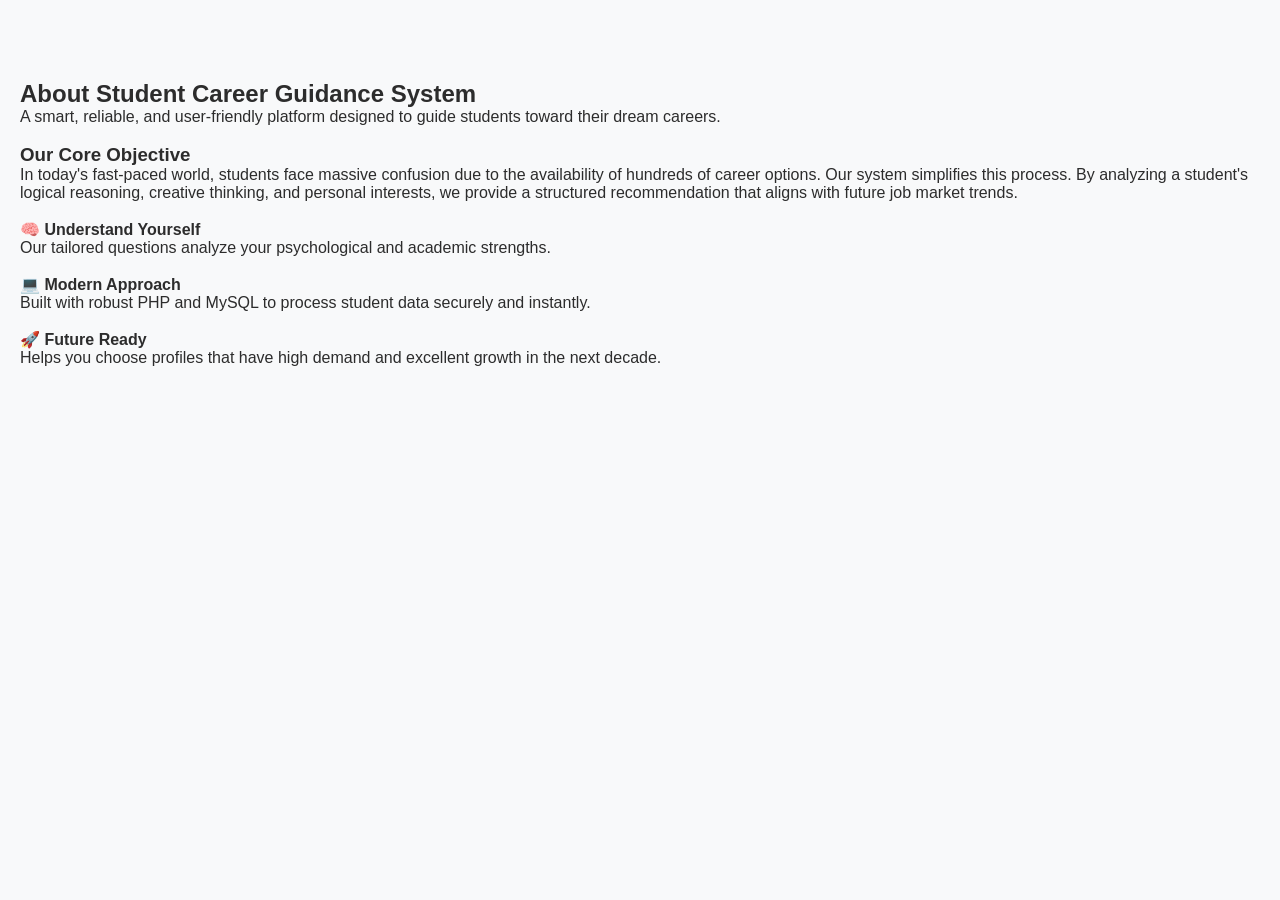
<file: studentCareerGuidence/about.html>
<!DOCTYPE html>
<html lang="en">
<head>
    <meta charset="UTF-8">
    <meta name="viewport" content="width=device-width, initial-scale=1.0">
    <title>Document</title>
    <link rel="stylesheet" href="css/style.css">
</head>
<body>
    <section class="about-page-content">
    <div class="about-hero">
        <h2>About Student Career Guidance System</h2>
        <p>A smart, reliable, and user-friendly platform designed to guide students toward their dream careers.</p>
    </div><br>

    <div class="about-details">
        <h3>Our Core Objective</h3>
        <p>In today's fast-paced world, students face massive confusion due to the availability of hundreds of career options. Our system simplifies this process. By analyzing a student's logical reasoning, creative thinking, and personal interests, we provide a structured recommendation that aligns with future job market trends.</p>
    </div><br>

    <!-- 3 Pillars of the System -->
    <div class="pillars-grid">
        <div class="pillar-card">
            <h4>🧠 Understand Yourself</h4>
            <p>Our tailored questions analyze your psychological and academic strengths.</p>
        </div><br>
        <div class="pillar-card">
            <h4>💻 Modern Approach</h4>
            <p>Built with robust PHP and MySQL to process student data securely and instantly.</p>
        </div><br>
        <div class="pillar-card">
            <h4>🚀 Future Ready</h4>
            <p>Helps you choose profiles that have high demand and excellent growth in the next decade.</p>
        </div>
    </div>
</section>
</body>
</html>
</file>
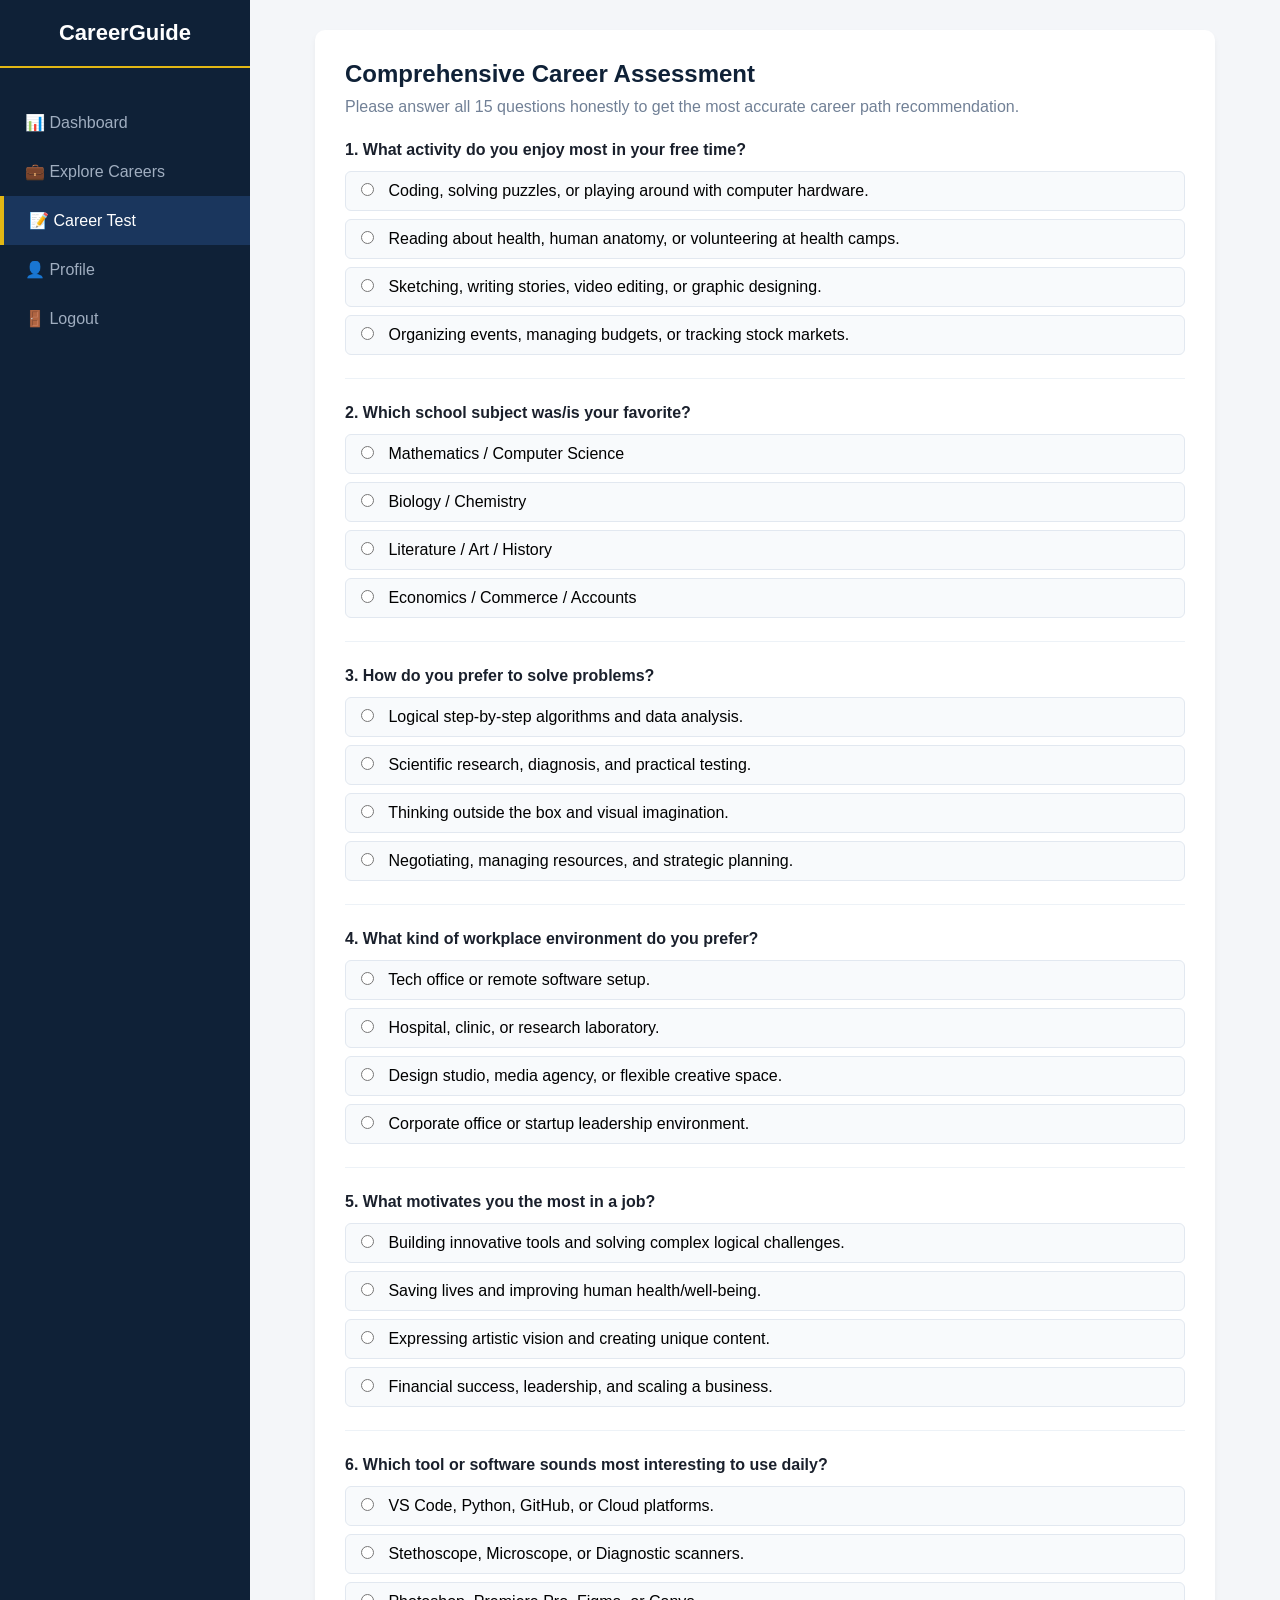
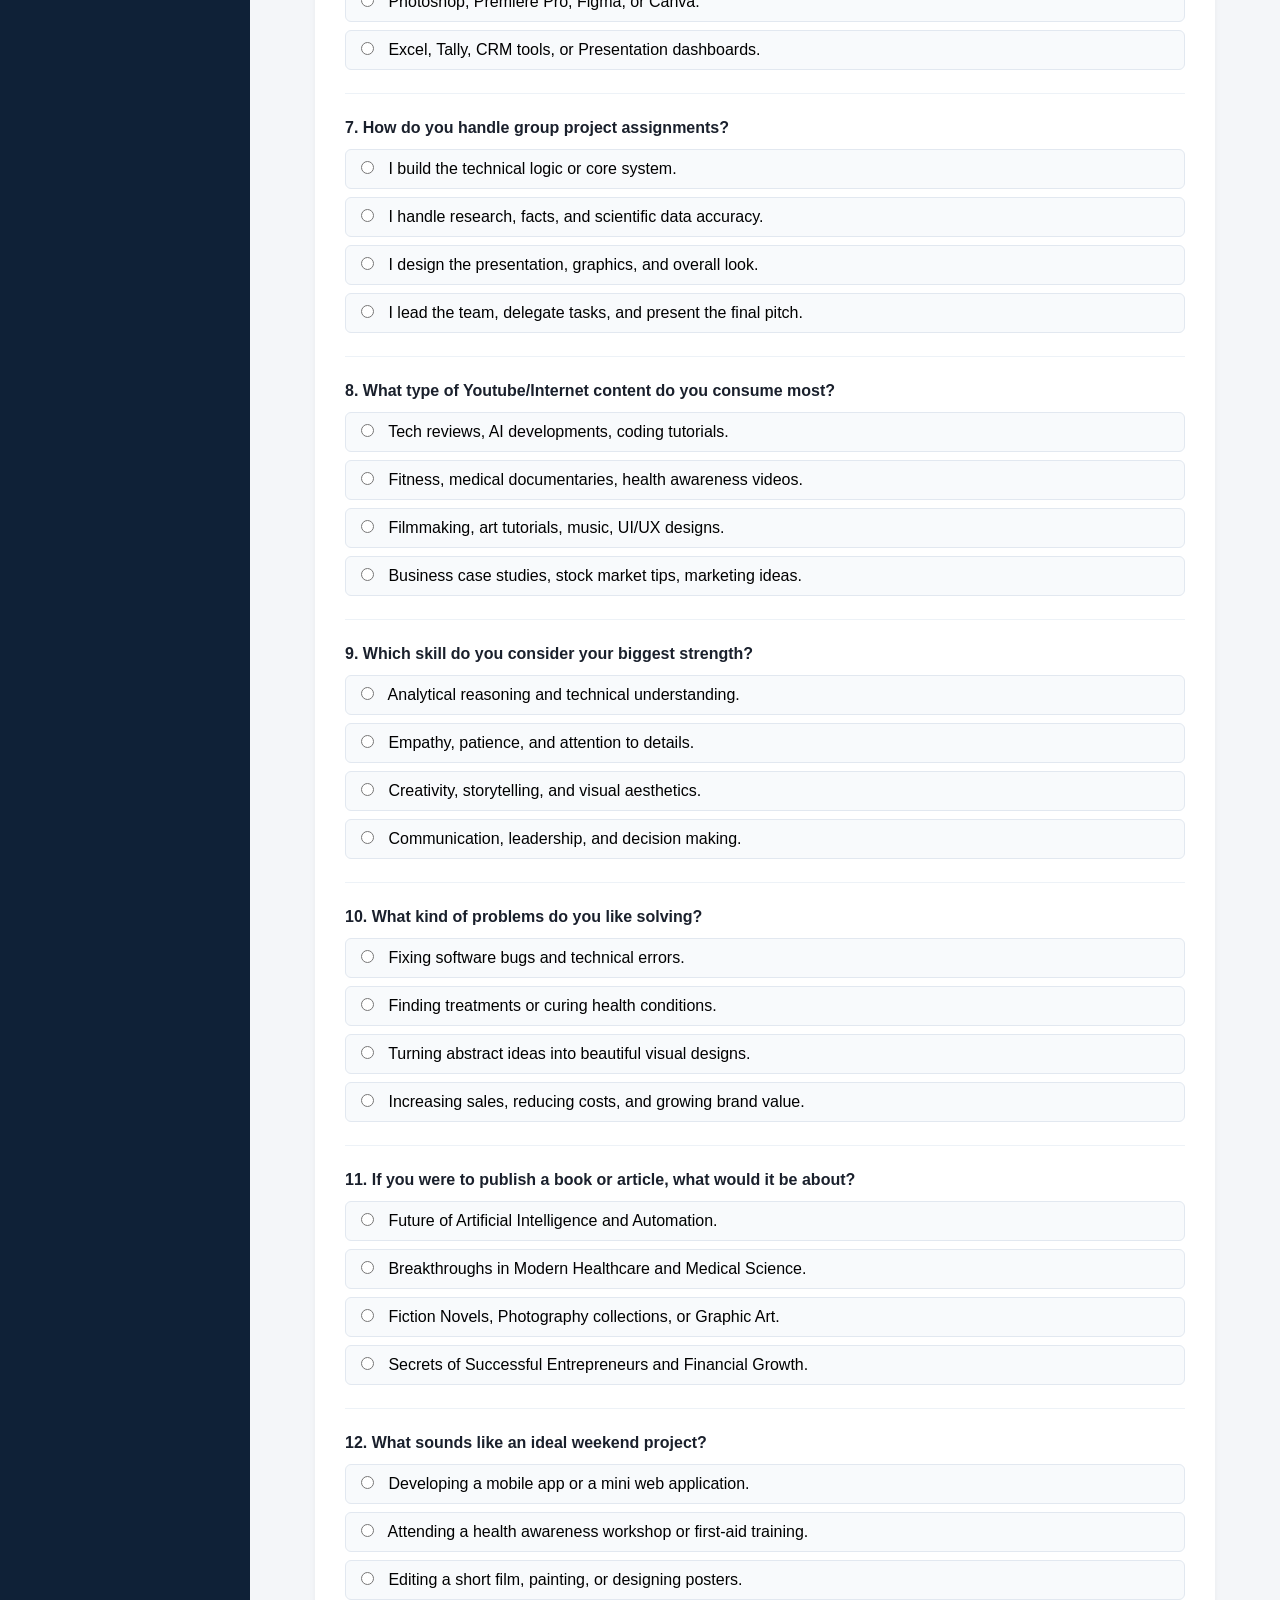
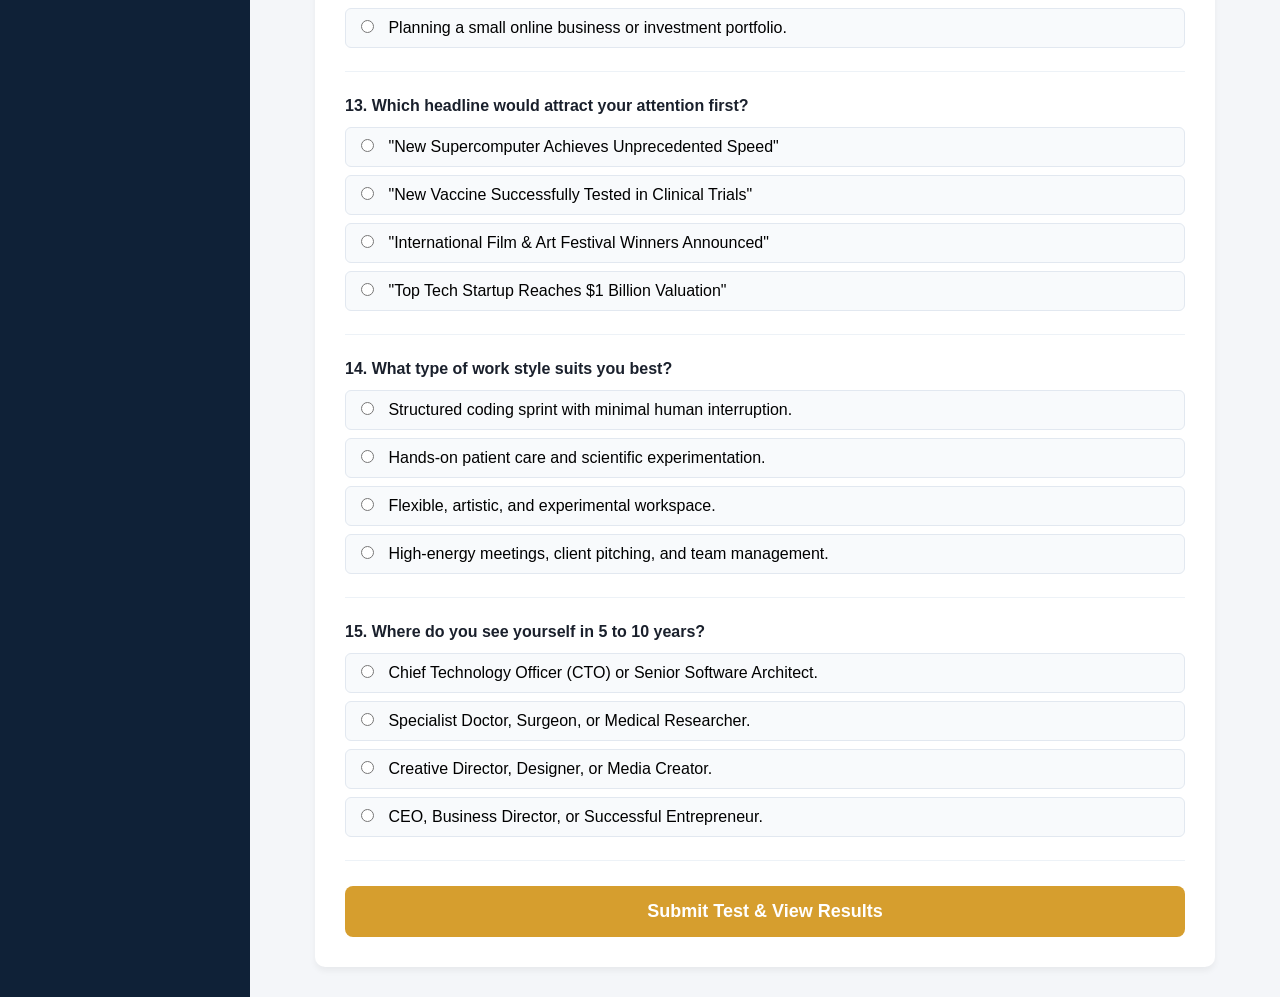
<file: studentCareerGuidence/assessment.html>
<!doctype html>
<html lang="en">
  <head>
    <meta charset="UTF-8" />
    <meta name="viewport" content="width=device-width, initial-scale=1.0" />
    <title>Career Assessment Test - CareerGuide</title>
    <style>
      * {
        margin: 0;
        padding: 0;
        box-sizing: border-box;
        font-family: "Segoe UI", sans-serif;
      }
      body {
        display: flex;
        background-color: #f4f6f9;
        min-height: 100vh;
      }
      .sidebar {
        width: 250px;
        background-color: #0f2137;
        color: #fff;
        padding: 20px 0;
        flex-shrink: 0;
      }
      .sidebar h2 {
        text-align: center;
        padding-bottom: 20px;
        border-bottom: 2px solid #e2b714;
        font-size: 22px;
        margin-bottom: 30px;
      }
      .sidebar a {
        display: flex;
        align-items: center;
        padding: 15px 25px;
        color: #a0aec0;
        text-decoration: none;
        font-size: 16px;
        transition: 0.3s;
      }
      .sidebar a:hover,
      .sidebar a.active {
        background-color: #1a365d;
        color: #fff;
        border-left: 4px solid #e2b714;
      }
      .main-content {
        flex: 1;
        padding: 30px;
        overflow-y: auto;
      }
      .container {
        background: #fff;
        border-radius: 10px;
        padding: 30px;
        box-shadow: 0 4px 6px rgba(0, 0, 0, 0.05);
        max-width: 900px;
        margin: auto;
      }
      .q-card {
        margin-bottom: 25px;
        padding-bottom: 15px;
        border-bottom: 1px solid #edf2f7;
      }
      .q-card h3 {
        font-size: 16px;
        color: #1a202c;
        margin-bottom: 12px;
      }
      .option {
        display: block;
        padding: 10px 15px;
        background: #f8fafc;
        border: 1px solid #e2e8f0;
        border-radius: 6px;
        margin-bottom: 8px;
        cursor: pointer;
        transition: 0.2s;
      }
      .option:hover {
        background: #edf2f7;
      }
      .option input {
        margin-right: 10px;
      }
      .btn-submit {
        width: 100%;
        padding: 15px;
        background: #d69e2e;
        color: #fff;
        border: none;
        border-radius: 8px;
        font-size: 18px;
        font-weight: bold;
        cursor: pointer;
      }
      .btn-submit:hover {
        background: #b7791f;
      }
    </style>
  </head>
  <body>
    <div class="sidebar">
      <h2>CareerGuide</h2>
      <a href="dashboard.php">📊 Dashboard</a>
      <a href="careers.php">💼 Explore Careers</a>
      <a href="assessment.html" class="active">📝 Career Test</a>
      <a href="profile.php">👤 Profile</a>
      <a href="php/logout.php">🚪 Logout</a>
    </div>

    <div class="main-content">
      <div class="container">
        <h2 style="color: #0f2137; margin-bottom: 10px">
          Comprehensive Career Assessment
        </h2>
        <p style="color: #718096; margin-bottom: 25px">
          Please answer all 15 questions honestly to get the most accurate
          career path recommendation.
        </p>

        <form action="php/assessment_process.php" method="POST">
          <!-- Q1 -->
          <div class="q-card">
            <h3>1. What activity do you enjoy most in your free time?</h3>
            <label class="option"
              ><input type="radio" name="q1" value="tech" required /> Coding,
              solving puzzles, or playing around with computer hardware.</label
            >
            <label class="option"
              ><input type="radio" name="q1" value="medical" /> Reading about
              health, human anatomy, or volunteering at health camps.</label
            >
            <label class="option"
              ><input type="radio" name="q1" value="creative" /> Sketching,
              writing stories, video editing, or graphic designing.</label
            >
            <label class="option"
              ><input type="radio" name="q1" value="business" /> Organizing
              events, managing budgets, or tracking stock markets.</label
            >
          </div>

          <!-- Q2 -->
          <div class="q-card">
            <h3>2. Which school subject was/is your favorite?</h3>
            <label class="option"
              ><input type="radio" name="q2" value="tech" required />
              Mathematics / Computer Science</label
            >
            <label class="option"
              ><input type="radio" name="q2" value="medical" /> Biology /
              Chemistry</label
            >
            <label class="option"
              ><input type="radio" name="q2" value="creative" /> Literature /
              Art / History</label
            >
            <label class="option"
              ><input type="radio" name="q2" value="business" /> Economics /
              Commerce / Accounts</label
            >
          </div>

          <!-- Q3 -->
          <div class="q-card">
            <h3>3. How do you prefer to solve problems?</h3>
            <label class="option"
              ><input type="radio" name="q3" value="tech" required /> Logical
              step-by-step algorithms and data analysis.</label
            >
            <label class="option"
              ><input type="radio" name="q3" value="medical" /> Scientific
              research, diagnosis, and practical testing.</label
            >
            <label class="option"
              ><input type="radio" name="q3" value="creative" /> Thinking
              outside the box and visual imagination.</label
            >
            <label class="option"
              ><input type="radio" name="q3" value="business" /> Negotiating,
              managing resources, and strategic planning.</label
            >
          </div>

          <!-- Q4 -->
          <div class="q-card">
            <h3>4. What kind of workplace environment do you prefer?</h3>
            <label class="option"
              ><input type="radio" name="q4" value="tech" required /> Tech
              office or remote software setup.</label
            >
            <label class="option"
              ><input type="radio" name="q4" value="medical" /> Hospital,
              clinic, or research laboratory.</label
            >
            <label class="option"
              ><input type="radio" name="q4" value="creative" /> Design studio,
              media agency, or flexible creative space.</label
            >
            <label class="option"
              ><input type="radio" name="q4" value="business" /> Corporate
              office or startup leadership environment.</label
            >
          </div>

          <!-- Q5 -->
          <div class="q-card">
            <h3>5. What motivates you the most in a job?</h3>
            <label class="option"
              ><input type="radio" name="q5" value="tech" required /> Building
              innovative tools and solving complex logical challenges.</label
            >
            <label class="option"
              ><input type="radio" name="q5" value="medical" /> Saving lives and
              improving human health/well-being.</label
            >
            <label class="option"
              ><input type="radio" name="q5" value="creative" /> Expressing
              artistic vision and creating unique content.</label
            >
            <label class="option"
              ><input type="radio" name="q5" value="business" /> Financial
              success, leadership, and scaling a business.</label
            >
          </div>

          <!-- Q6 -->
          <div class="q-card">
            <h3>
              6. Which tool or software sounds most interesting to use daily?
            </h3>
            <label class="option"
              ><input type="radio" name="q6" value="tech" required /> VS Code,
              Python, GitHub, or Cloud platforms.</label
            >
            <label class="option"
              ><input type="radio" name="q6" value="medical" /> Stethoscope,
              Microscope, or Diagnostic scanners.</label
            >
            <label class="option"
              ><input type="radio" name="q6" value="creative" /> Photoshop,
              Premiere Pro, Figma, or Canva.</label
            >
            <label class="option"
              ><input type="radio" name="q6" value="business" /> Excel, Tally,
              CRM tools, or Presentation dashboards.</label
            >
          </div>

          <!-- Q7 -->
          <div class="q-card">
            <h3>7. How do you handle group project assignments?</h3>
            <label class="option"
              ><input type="radio" name="q7" value="tech" required /> I build
              the technical logic or core system.</label
            >
            <label class="option"
              ><input type="radio" name="q7" value="medical" /> I handle
              research, facts, and scientific data accuracy.</label
            >
            <label class="option"
              ><input type="radio" name="q7" value="creative" /> I design the
              presentation, graphics, and overall look.</label
            >
            <label class="option"
              ><input type="radio" name="q7" value="business" /> I lead the
              team, delegate tasks, and present the final pitch.</label
            >
          </div>

          <!-- Q8 -->
          <div class="q-card">
            <h3>
              8. What type of Youtube/Internet content do you consume most?
            </h3>
            <label class="option"
              ><input type="radio" name="q8" value="tech" required /> Tech
              reviews, AI developments, coding tutorials.</label
            >
            <label class="option"
              ><input type="radio" name="q8" value="medical" /> Fitness, medical
              documentaries, health awareness videos.</label
            >
            <label class="option"
              ><input type="radio" name="q8" value="creative" /> Filmmaking, art
              tutorials, music, UI/UX designs.</label
            >
            <label class="option"
              ><input type="radio" name="q8" value="business" /> Business case
              studies, stock market tips, marketing ideas.</label
            >
          </div>

          <!-- Q9 -->
          <div class="q-card">
            <h3>9. Which skill do you consider your biggest strength?</h3>
            <label class="option"
              ><input type="radio" name="q9" value="tech" required /> Analytical
              reasoning and technical understanding.</label
            >
            <label class="option"
              ><input type="radio" name="q9" value="medical" /> Empathy,
              patience, and attention to details.</label
            >
            <label class="option"
              ><input type="radio" name="q9" value="creative" /> Creativity,
              storytelling, and visual aesthetics.</label
            >
            <label class="option"
              ><input type="radio" name="q9" value="business" /> Communication,
              leadership, and decision making.</label
            >
          </div>

          <!-- Q10 -->
          <div class="q-card">
            <h3>10. What kind of problems do you like solving?</h3>
            <label class="option"
              ><input type="radio" name="q10" value="tech" required /> Fixing
              software bugs and technical errors.</label
            >
            <label class="option"
              ><input type="radio" name="q10" value="medical" /> Finding
              treatments or curing health conditions.</label
            >
            <label class="option"
              ><input type="radio" name="q10" value="creative" /> Turning
              abstract ideas into beautiful visual designs.</label
            >
            <label class="option"
              ><input type="radio" name="q10" value="business" /> Increasing
              sales, reducing costs, and growing brand value.</label
            >
          </div>

          <!-- Q11 -->
          <div class="q-card">
            <h3>
              11. If you were to publish a book or article, what would it be
              about?
            </h3>
            <label class="option"
              ><input type="radio" name="q11" value="tech" required /> Future of
              Artificial Intelligence and Automation.</label
            >
            <label class="option"
              ><input type="radio" name="q11" value="medical" /> Breakthroughs
              in Modern Healthcare and Medical Science.</label
            >
            <label class="option"
              ><input type="radio" name="q11" value="creative" /> Fiction
              Novels, Photography collections, or Graphic Art.</label
            >
            <label class="option"
              ><input type="radio" name="q11" value="business" /> Secrets of
              Successful Entrepreneurs and Financial Growth.</label
            >
          </div>

          <!-- Q12 -->
          <div class="q-card">
            <h3>12. What sounds like an ideal weekend project?</h3>
            <label class="option"
              ><input type="radio" name="q12" value="tech" required />
              Developing a mobile app or a mini web application.</label
            >
            <label class="option"
              ><input type="radio" name="q12" value="medical" /> Attending a
              health awareness workshop or first-aid training.</label
            >
            <label class="option"
              ><input type="radio" name="q12" value="creative" /> Editing a
              short film, painting, or designing posters.</label
            >
            <label class="option"
              ><input type="radio" name="q12" value="business" /> Planning a
              small online business or investment portfolio.</label
            >
          </div>

          <!-- Q13 -->
          <div class="q-card">
            <h3>13. Which headline would attract your attention first?</h3>
            <label class="option"
              ><input type="radio" name="q13" value="tech" required /> "New
              Supercomputer Achieves Unprecedented Speed"</label
            >
            <label class="option"
              ><input type="radio" name="q13" value="medical" /> "New Vaccine
              Successfully Tested in Clinical Trials"</label
            >
            <label class="option"
              ><input type="radio" name="q13" value="creative" /> "International
              Film & Art Festival Winners Announced"</label
            >
            <label class="option"
              ><input type="radio" name="q13" value="business" /> "Top Tech
              Startup Reaches $1 Billion Valuation"</label
            >
          </div>

          <!-- Q14 -->
          <div class="q-card">
            <h3>14. What type of work style suits you best?</h3>
            <label class="option"
              ><input type="radio" name="q14" value="tech" required />
              Structured coding sprint with minimal human interruption.</label
            >
            <label class="option"
              ><input type="radio" name="q14" value="medical" /> Hands-on
              patient care and scientific experimentation.</label
            >
            <label class="option"
              ><input type="radio" name="q14" value="creative" /> Flexible,
              artistic, and experimental workspace.</label
            >
            <label class="option"
              ><input type="radio" name="q14" value="business" /> High-energy
              meetings, client pitching, and team management.</label
            >
          </div>

          <!-- Q15 -->
          <div class="q-card">
            <h3>15. Where do you see yourself in 5 to 10 years?</h3>
            <label class="option"
              ><input type="radio" name="q15" value="tech" required /> Chief
              Technology Officer (CTO) or Senior Software Architect.</label
            >
            <label class="option"
              ><input type="radio" name="q15" value="medical" /> Specialist
              Doctor, Surgeon, or Medical Researcher.</label
            >
            <label class="option"
              ><input type="radio" name="q15" value="creative" /> Creative
              Director, Designer, or Media Creator.</label
            >
            <label class="option"
              ><input type="radio" name="q15" value="business" /> CEO, Business
              Director, or Successful Entrepreneur.</label
            >
          </div>

          <button type="submit" class="btn-submit">
            Submit Test & View Results
          </button>
        </form>
      </div>
    </div>
  </body>
</html>
</file>
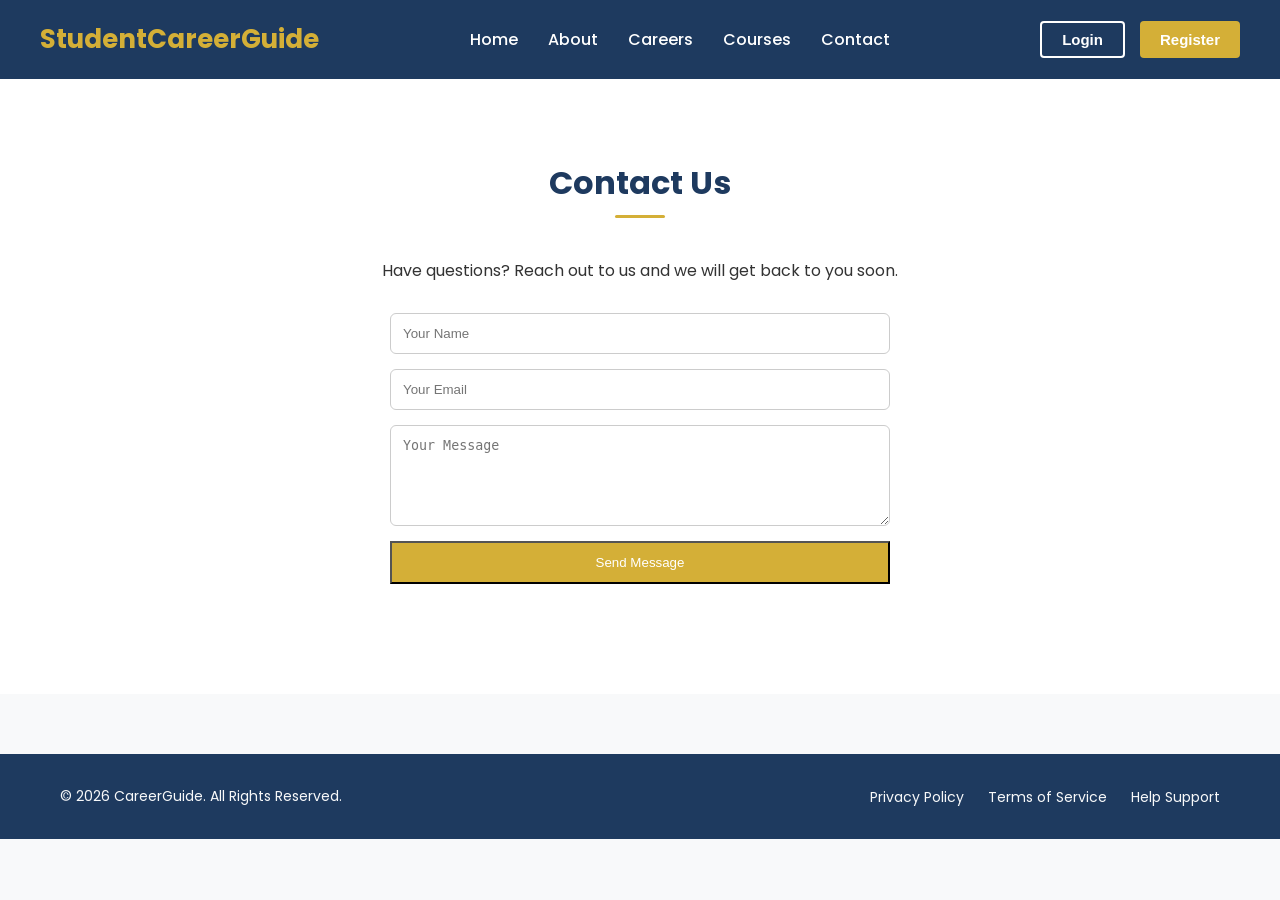
<file: studentCareerGuidence/contact.html>
<!doctype html>
<html lang="en">
  <head>
    <meta charset="UTF-8" />
    <meta name="viewport" content="width=device-width, initial-scale=1.0" />
    <title>Contact Us - StudentCareerGuide</title>
    <link rel="stylesheet" href="css/style.css" />
    <link
      href="https://fonts.googleapis.com/css2?family=Poppins:wght@300;400;500;600;700&display=swap"
      rel="stylesheet"
    />
  </head>
  <body>
    <header>
      <nav>
        <div class="logo">
          <h1>StudentCareerGuide</h1>
        </div>
        <div class="menu">
          <a href="index.html">Home</a>
          <a href="about.html">About</a>
          <a href="careers.html">Careers</a>
          <a href="courses.html">Courses</a>
          <a href="contact.html">Contact</a>
        </div>
        <div class="button">
          <button
            class="login-btn"
            onclick="window.location.href = 'login.html'"
          >
            Login
          </button>
          <button
            class="register-btn"
            onclick="window.location.href = 'register.html'"
          >
            Register
          </button>
        </div>
      </nav>
    </header>

    <main>
      <section class="about">
        <div class="about-container">
          <h2 class="section-title">Contact Us</h2>
          <p style="text-align: center">
            Have questions? Reach out to us and we will get back to you soon.
          </p>

          <form
            style="
              max-width: 500px;
              margin: 30px auto;
              display: flex;
              flex-direction: column;
              gap: 15px;
            "
          >
            <input
              type="text"
              placeholder="Your Name"
              required
              style="padding: 12px; border-radius: 6px; border: 1px solid #ccc"
            />
            <input
              type="email"
              placeholder="Your Email"
              required
              style="padding: 12px; border-radius: 6px; border: 1px solid #ccc"
            />
            <textarea
              rows="5"
              placeholder="Your Message"
              required
              style="padding: 12px; border-radius: 6px; border: 1px solid #ccc"
            ></textarea>
            <button
              type="submit"
              class="register-btn"
              style="cursor: pointer; padding: 12px"
            >
              Send Message
            </button>
          </form>
        </div>
      </section>
    </main>

    <footer>
      <div class="footer-container">
        <p>&copy; 2026 CareerGuide. All Rights Reserved.</p>
        <div class="footer-links">
          <a href="privacy.html">Privacy Policy</a>
          <a href="terms.html">Terms of Service</a>
          <a href="contact.html">Help Support</a>
        </div>
      </div>
    </footer>
  </body>
</html>
</file>
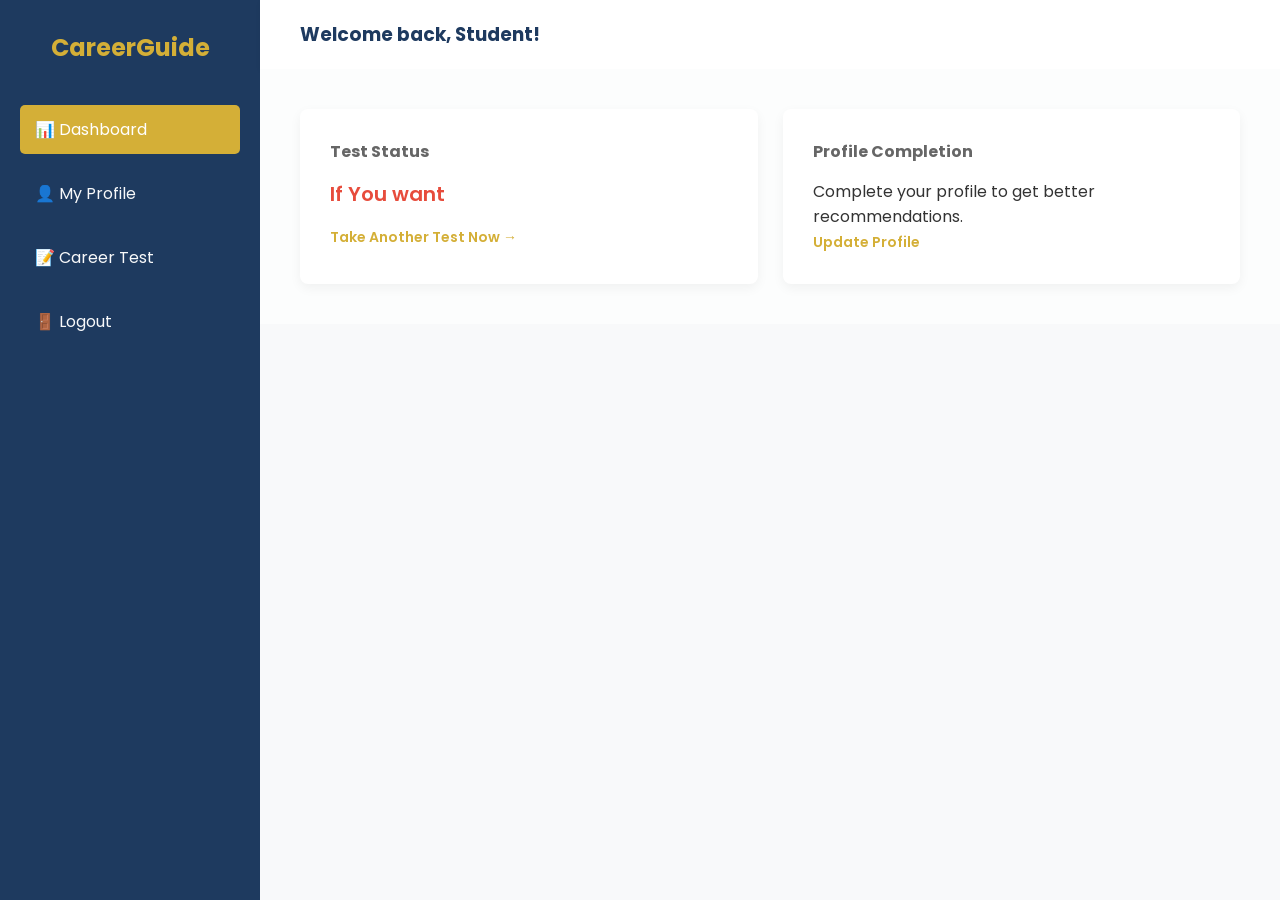
<file: studentCareerGuidence/dashboard.html>
<!doctype html>
<html lang="en">
  <head>
    <meta charset="UTF-8" />
    <meta name="viewport" content="width=device-width, initial-scale=1.0" />
    <title>Student Dashboard - CareerGuide</title>
    <link
      href="https://fonts.googleapis.com/css2?family=Poppins:wght@400;500;600;700&display=swap"
      rel="stylesheet"
    />
    <link rel="stylesheet" href="css/style.css" />
  </head>
  <body class="dashboard-body">
    <aside class="sidebar">
      <div class="sidebar-logo">
        <h2>CareerGuide</h2>
      </div>
      <ul class="sidebar-menu">
        <li><a href="dashboard.php" class="active">📊 Dashboard</a></li>
        <li><a href="profile.html">👤 My Profile</a></li>
        <li><a href="assessment.html">📝 Career Test</a></li>
        <li><a href="index.html">🚪 Logout</a></li>
      </ul>
    </aside>

    <div class="dashboard-main">
      <header class="topbar">
        <div class="welcome-msg">
          <h3>Welcome back, <span id="student-name">Student!</span></h3>
        </div>
      </header>

      <main class="dash-content">
        <div class="dash-cards">
          <div class="dash-card">
            <h4>Test Status</h4>
            <p class="status pending">If You want</p>
            <a href="assessment.html" class="dash-link"
              >Take Another Test Now →</a
            >
          </div>
          <div class="dash-card">
            <h4>Profile Completion</h4>
            <p class="status completed">
              Complete your profile to get better recommendations.
            </p>
            <a href="profile.php" class="dash-link">Update Profile</a>
          </div>
        </div>
      </main>
    </div>
  </body>
</html>
</file>
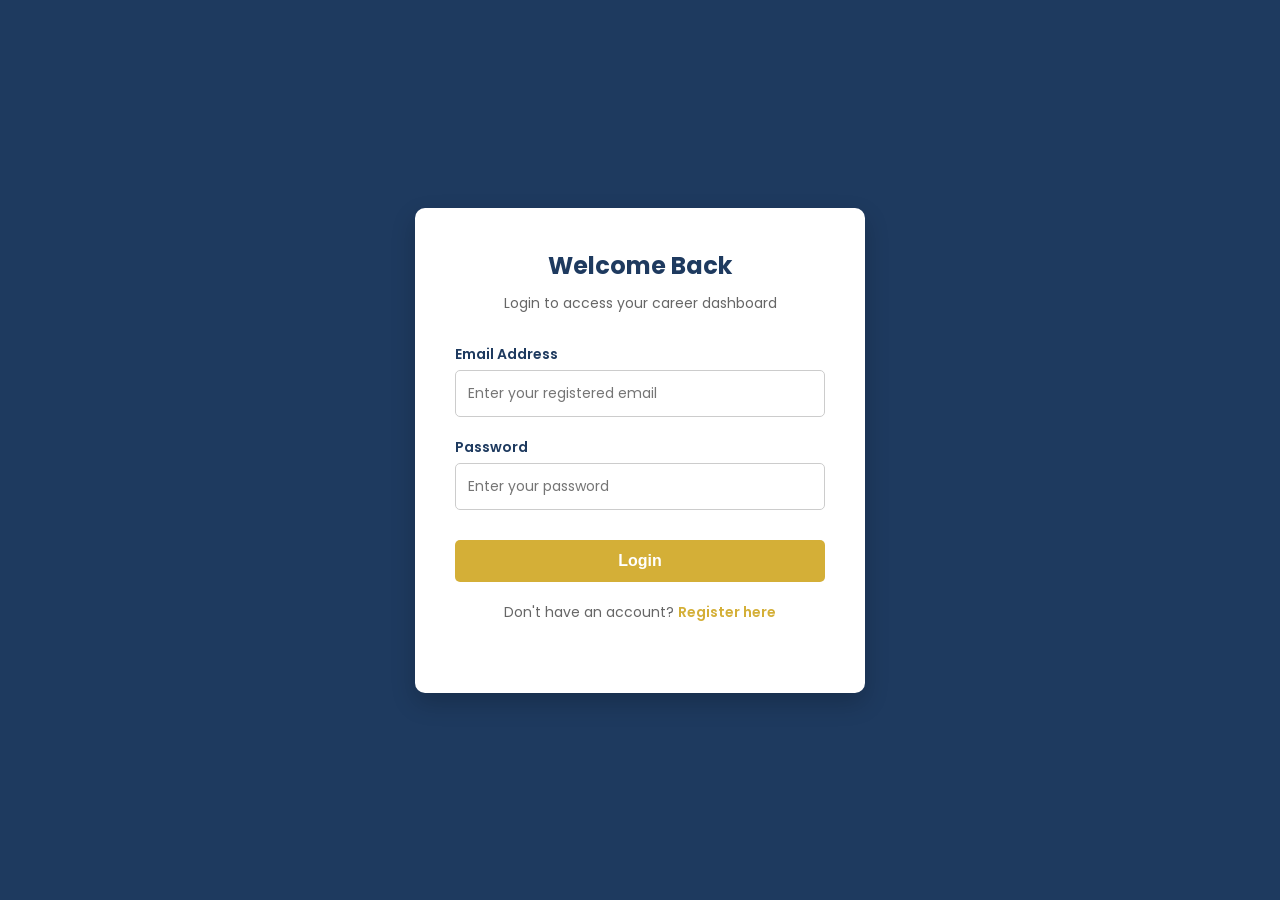
<file: studentCareerGuidence/login.html>
<!DOCTYPE html>
<html lang="en">
<head>
    <meta charset="UTF-8">
    <meta name="viewport" content="width=device-width, initial-scale=1.0">
    <title>Login - CareerGuide</title>
    <link href="https://fonts.googleapis.com/css2?family=Poppins:wght@400;500;600;700&display=swap" rel="stylesheet">
    <link rel="stylesheet" href="css/style.css">
</head>
<body class="auth-body">

<div class="auth-container">
    <h2>Welcome Back</h2>
    <p>Login to access your career dashboard</p>
    
    <form action="php/login_process.php" method="POST">
        <div class="form-group">
            <label>Email Address</label>
            <input type="email" name="email" placeholder="Enter your registered email" required>
        </div>
        <div class="form-group">
            <label>Password</label>
            <input type="password" name="password" placeholder="Enter your password" required>
        </div>
        <button type="submit" class="auth-btn">Login</button>
    </form>
    
    <p class="auth-footer-text">Don't have an account? <a href="register.html">Register here</a></p>
</div>

</body>
</html>
</file>
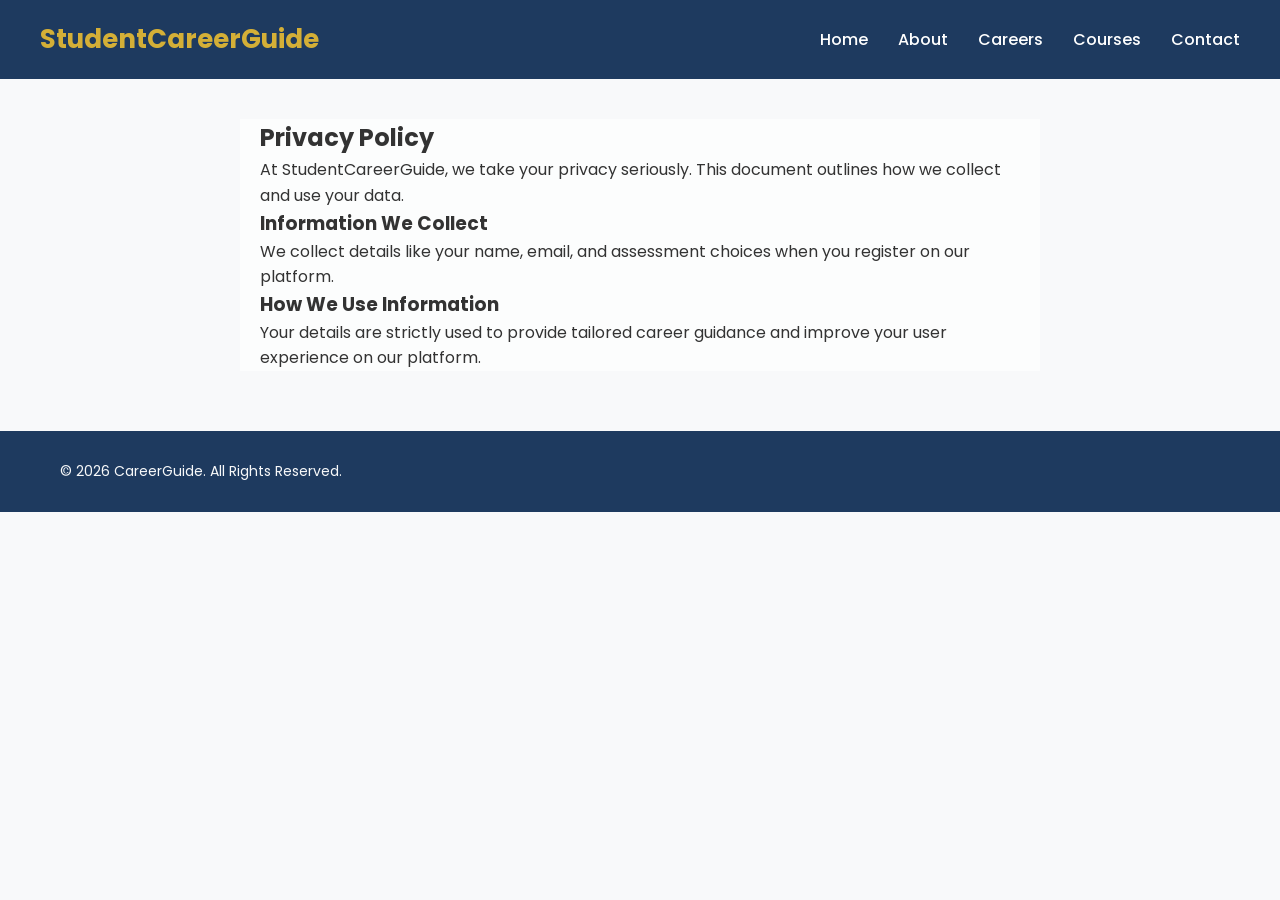
<file: studentCareerGuidence/privacy.html>
<!doctype html>
<html lang="en">
  <head>
    <meta charset="UTF-8" />
    <meta name="viewport" content="width=device-width, initial-scale=1.0" />
    <title>Privacy Policy - StudentCareerGuide</title>
    <link rel="stylesheet" href="css/style.css" />
    <link
      href="https://fonts.googleapis.com/css2?family=Poppins:wght@300;400;500;600;700&display=swap"
      rel="stylesheet"
    />
  </head>
  <body>
    <header>
      <nav>
        <div class="logo">
          <h1>StudentCareerGuide</h1>
        </div>
        <div class="menu">
          <a href="index.html">Home</a>
          <a href="about.html">About</a>
          <a href="careers.html">Careers</a>
          <a href="courses.html">Courses</a>
          <a href="contact.html">Contact</a>
        </div>
      </nav>
    </header>

    <main
      style="
        max-width: 800px;
        margin: 40px auto;
        padding: 0 20px;
        line-height: 1.6;
      "
    >
      <h2>Privacy Policy</h2>
      <p>
        At StudentCareerGuide, we take your privacy seriously. This document
        outlines how we collect and use your data.
      </p>

      <h3>Information We Collect</h3>
      <p>
        We collect details like your name, email, and assessment choices when
        you register on our platform.
      </p>

      <h3>How We Use Information</h3>
      <p>
        Your details are strictly used to provide tailored career guidance and
        improve your user experience on our platform.
      </p>
    </main>

    <footer>
      <div class="footer-container">
        <p>&copy; 2026 CareerGuide. All Rights Reserved.</p>
      </div>
    </footer>
  </body>
</html>
</file>
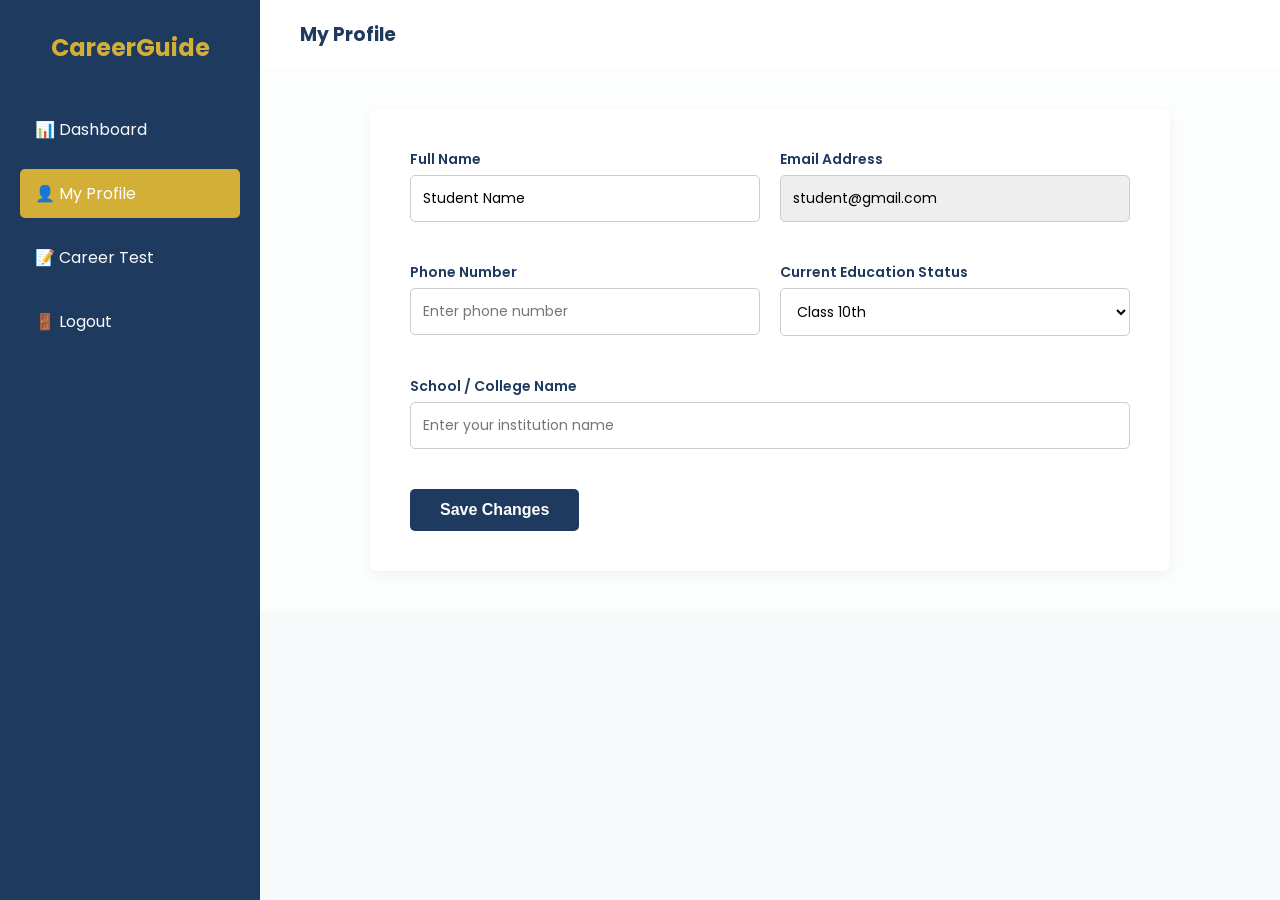
<file: studentCareerGuidence/profile.html>
<!DOCTYPE html>
<html lang="en">
<head>
    <meta charset="UTF-8">
    <meta name="viewport" content="width=device-width, initial-scale=1.0">
    <title>My Profile - CareerGuide</title>
    <link href="https://fonts.googleapis.com/css2?family=Poppins:wght@400;500;600;700&display=swap" rel="stylesheet">
    <link rel="stylesheet" href="css/style.css">
</head>
<body class="dashboard-body">

    <aside class="sidebar">
        <div class="sidebar-logo">
            <h2>CareerGuide</h2>
        </div>
        <ul class="sidebar-menu">
            <li><a href="dashboard.html">📊 Dashboard</a></li>
            <li><a href="profile.html" class="active">👤 My Profile</a></li>
            <li><a href="assessment.html">📝 Career Test</a></li>
            <li><a href="index.html">🚪 Logout</a></li>
        </ul>
    </aside>

    <div class="dashboard-main">
        <header class="topbar">
            <div class="welcome-msg">
                <h3>My Profile</h3>
            </div>
        </header>

        <main class="dash-content">
            <div class="profile-card">
                <form action="php/profile_process.php" method="POST">
                    <div class="profile-grid">
                        <div class="form-group">
                            <label>Full Name</label>
                            <input type="text" name="fullname" value="Student Name" required>
                        </div>
                        <div class="form-group">
                            <label>Email Address</label>
                            <input type="email" name="email" value="student@gmail.com" readonly style="background: #eee; cursor: not-allowed;">
                        </div>
                        <div class="form-group">
                            <label>Phone Number</label>
                            <input type="tel" name="phone" placeholder="Enter phone number">
                        </div>
                        <div class="form-group">
                            <label>Current Education Status</label>
                            <select name="education">
                                <option value="10th">Class 10th</option>
                                <option value="inter">Intermediate (12th)</option>
                                <option value="diploma">Diploma</option>
                                <option value="graduation">Under Graduation (B.Tech/B.Sc/B.Com)</option>
                            </select>
                        </div>
                        <div class="form-group" style="grid-column: span 2;">
                            <label>School / College Name</label>
                            <input type="text" name="institution" placeholder="Enter your institution name">
                        </div>
                    </div>
                    <button type="submit" class="profile-save-btn">Save Changes</button>
                </form>
            </div>
        </main>
    </div>

</body>
</html>
</file>
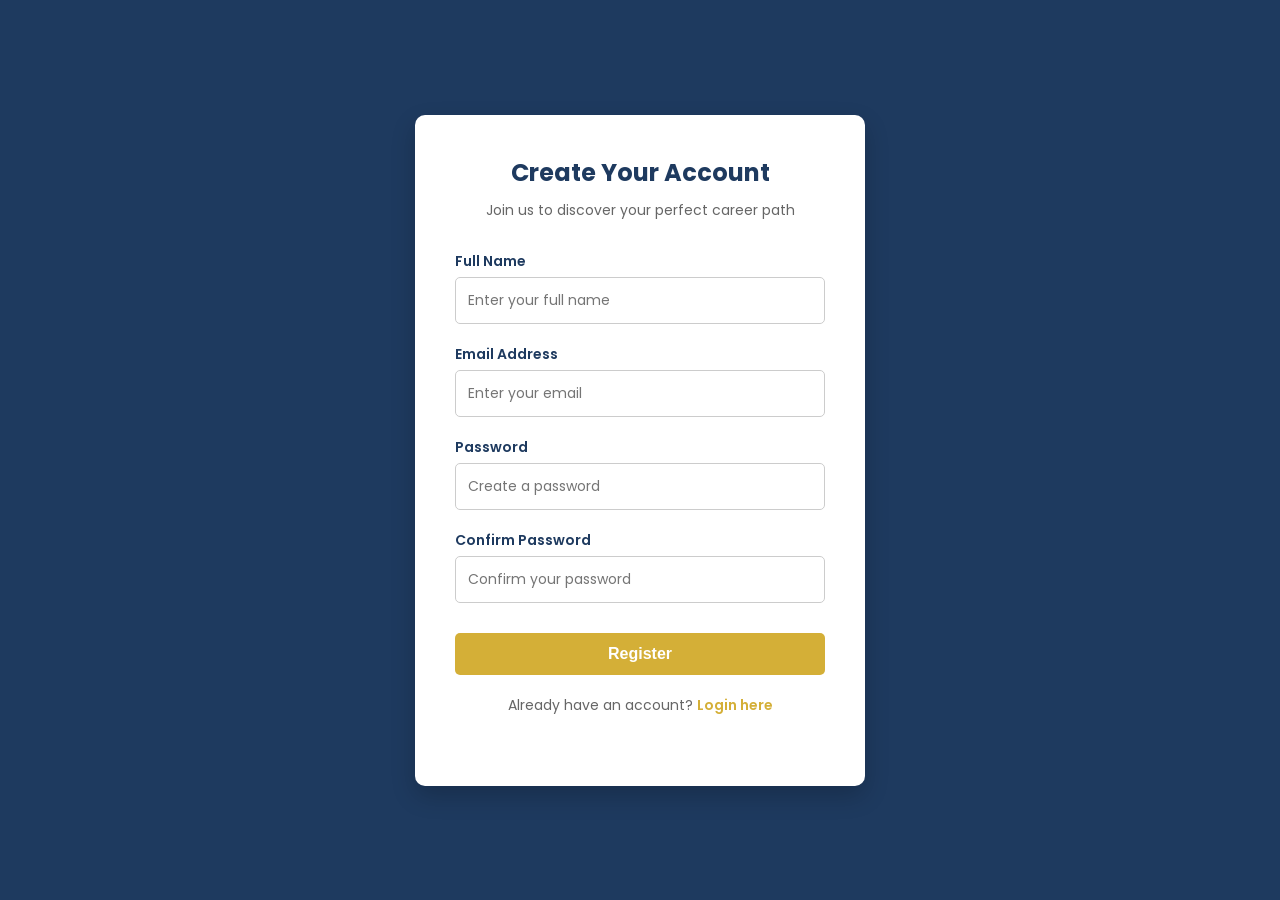
<file: studentCareerGuidence/register.html>
<!DOCTYPE html>
<html lang="en">
<head>
    <meta charset="UTF-8">
    <meta name="viewport" content="width=device-width, initial-scale=1.0">
    <title>Register - CareerGuide</title>
    <link href="https://fonts.googleapis.com/css2?family=Poppins:wght@400;500;600;700&display=swap" rel="stylesheet">
    <link rel="stylesheet" href="css/style.css">
</head>
<body class="auth-body">

<div class="auth-container">
    <h2>Create Your Account</h2>
    <p>Join us to discover your perfect career path</p>
    
    <form action="php/register_process.php" method="POST">
        <div class="form-group">
            <label>Full Name</label>
            <input type="text" name="fullname" placeholder="Enter your full name" required>
        </div>
        <div class="form-group">
            <label>Email Address</label>
            <input type="email" name="email" placeholder="Enter your email" required>
        </div>
        <div class="form-group">
            <label>Password</label>
            <input type="password" name="password" placeholder="Create a password" required>
        </div>
        <div class="form-group">
            <label>Confirm Password</label>
            <input type="password" name="cpassword" placeholder="Confirm your password" required>
        </div>
        <button type="submit" class="auth-btn">Register</button>
    </form>
    
    <p class="auth-footer-text">Already have an account? <a href="login.html">Login here</a></p>
</div>

</body>
</html>
</file>
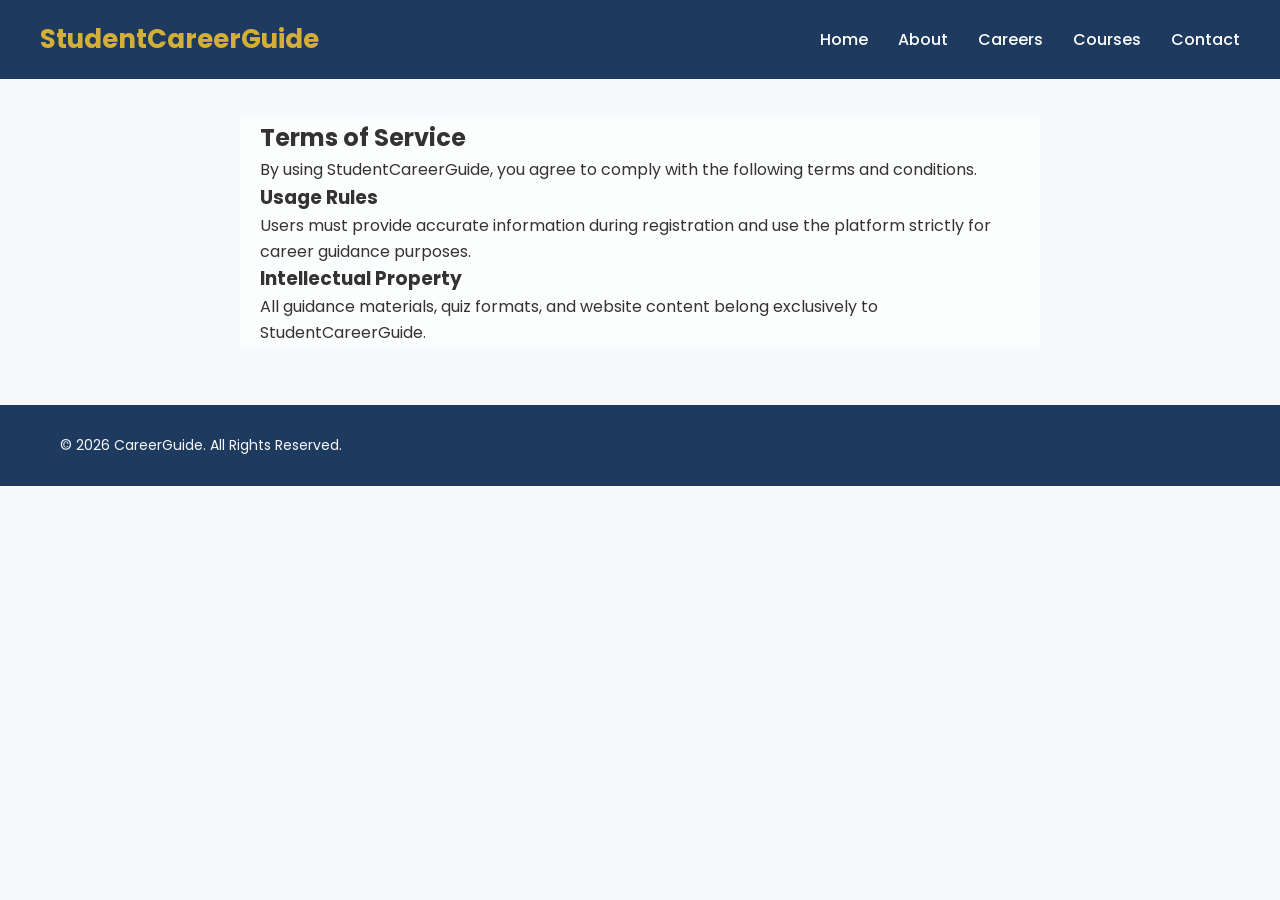
<file: studentCareerGuidence/terms.html>
<!doctype html>
<html lang="en">
  <head>
    <meta charset="UTF-8" />
    <meta name="viewport" content="width=device-width, initial-scale=1.0" />
    <title>Terms of Service - StudentCareerGuide</title>
    <link rel="stylesheet" href="css/style.css" />
    <link
      href="https://fonts.googleapis.com/css2?family=Poppins:wght@300;400;500;600;700&display=swap"
      rel="stylesheet"
    />
  </head>
  <body>
    <header>
      <nav>
        <div class="logo">
          <h1>StudentCareerGuide</h1>
        </div>
        <div class="menu">
          <a href="index.html">Home</a>
          <a href="about.html">About</a>
          <a href="careers.html">Careers</a>
          <a href="courses.html">Courses</a>
          <a href="contact.html">Contact</a>
        </div>
      </nav>
    </header>

    <main
      style="
        max-width: 800px;
        margin: 40px auto;
        padding: 0 20px;
        line-height: 1.6;
      "
    >
      <h2>Terms of Service</h2>
      <p>
        By using StudentCareerGuide, you agree to comply with the following
        terms and conditions.
      </p>

      <h3>Usage Rules</h3>
      <p>
        Users must provide accurate information during registration and use the
        platform strictly for career guidance purposes.
      </p>

      <h3>Intellectual Property</h3>
      <p>
        All guidance materials, quiz formats, and website content belong
        exclusively to StudentCareerGuide.
      </p>
    </main>

    <footer>
      <div class="footer-container">
        <p>&copy; 2026 CareerGuide. All Rights Reserved.</p>
      </div>
    </footer>
  </body>
</html>
</file>
<file: studentCareerGuidence/css/style.css>
/* 1. Resetting defaults */
*{
    margin: 0;
    padding: 0;
    box-sizing: border-box;
}

body{
    font-family: 'Poppins', sans-serif;
    background: #F8F9FA;
    color: #2C2C2C;
}

/* 2. Header & Nav Design */
header{
    background: #1E3A5F; /* Dark Blue */
    padding: 20px 40px;
}

nav{
    display: flex;
    justify-content: space-between;
    align-items: center;
}

.logo h1{
    color: #D4AF37; /* Royal Gold */
    font-size: 26px;
    font-weight: 700;
}

.menu{
    display: flex;
    gap: 30px;
}

.menu a{
    text-decoration: none;
    color: white;
    font-size: 16px;
    font-weight: 500;
    transition: 0.3s;
}

.menu a:hover{
    color: #D4AF37;
}

/* 3. Buttons Design */
.button{
    display: flex;
    gap: 15px;
}

.button button{
    padding: 8px 20px;
    border: none;
    border-radius: 4px;
    font-size: 15px;
    font-weight: 600;
    cursor: pointer;
    transition: 0.3s;
}

.login-btn{
    background: transparent;
    color: white;
    border: 2px solid white !important;
}

.register-btn{
    background: #D4AF37;
    color: white;
}

.login-btn:hover{
    background: white;
    color: #1E3A5F;
}

.register-btn:hover{
    background: transparent;
    color: #D4AF37;
    outline: 2px solid #D4AF37;
}
/* 4. Hero Section Design */
.hero {
    background: linear-gradient(rgba(30, 58, 95, 0.85), rgba(30, 58, 95, 0.95)), 
                url('https://images.unsplash.com/photo-1523240795612-9a054b0db644?q=80&w=1920') no-repeat center center/cover;
    padding: 120px 0;
    text-align: center;
    color: white;
}

.hero-container {
    max-width: 800px;
    margin: 0 auto;
    padding: 0 20px;
}

.hero h1 {
    font-size: 45px;
    color: #D4AF37; /* Royal Gold */
    margin-bottom: 20px;
    font-weight: 700;
}

.hero p {
    font-size: 18px;
    color: #F8F9FA;
    margin-bottom: 35px;
    line-height: 1.6;
}

.hero-btn {
    padding: 14px 35px;
    background: #D4AF37;
    color: white;
    border: none;
    border-radius: 5px;
    font-size: 16px;
    font-weight: 600;
    cursor: pointer;
    transition: 0.3s ease;
}

.hero-btn:hover {
    background: white;
    color: #1E3A5F;
    transform: translateY(-3px);
}
/* 5. About Section Design */
.about {
    padding: 80px 0;
    background: #ffffff; /* pure white background to separate from hero */
}

.about-container {
    max-width: 1200px;
    margin: 0 auto;
    padding: 0 20px;
}

.section-title {
    font-size: 36px;
    text-align: center;
    color: #1E3A5F; /* Dark Blue */
    margin-bottom: 40px;
    position: relative;
    font-weight: 700;
}

.about-content {
    display: flex;
    gap: 50px;
    align-items: center;
}

.about-text, .about-features {
    flex: 1; /* shares equal 50% width on screen */
}

.about-text p {
    font-size: 16px;
    color: #2C2C2C;
    line-height: 1.8;
    margin-bottom: 20px;
}

.about-features ul {
    list-style: none; /* removes default bullet dots */
}

.about-features ul li {
    font-size: 18px;
    color: #1E3A5F;
    font-weight: 600;
    margin-bottom: 15px;
    padding: 15px;
    background: #F8F9FA;
    border-left: 5px solid #D4AF37; /* Royal Gold vertical line */
    border-radius: 0 5px 5px 0;
}
/* 6. Features Section Design */
.features {
    padding: 80px 0;
    background: #F8F9FA; /* light gray background to contrast with about section */
}

.features-container {
    max-width: 1200px;
    margin: 0 auto;
    padding: 0 20px;
}

.features-grid {
    display: flex;
    gap: 30px;
    justify-content: space-between;
    flex-wrap: wrap;
}

.feature-card {
    background: white;
    padding: 40px 30px;
    flex: 1;
    min-width: 280px; /* stops cards from getting too squished */
    border-radius: 8px;
    text-align: center;
    box-shadow: 0 5px 15px rgba(0, 0, 0, 0.05); /* very soft shadow */
    transition: 0.3s ease;
}

.feature-icon {
    font-size: 40px;
    margin-bottom: 20px;
}

.feature-card h3 {
    color: #1E3A5F; /* Dark Blue */
    font-size: 22px;
    margin-bottom: 15px;
    font-weight: 600;
}

.feature-card p {
    font-size: 15px;
    color: #2C2C2C;
    line-height: 1.6;
}

/* Hover Effect */
.feature-card:hover {
    transform: translateY(-10px);
    box-shadow: 0 15px 30px rgba(30, 58, 95, 0.15); /* deeper blue shadow */
    border-bottom: 4px solid #D4AF37; /* Gold accent line bottom */
}
/* 7. Career Categories Design */
.categories {
    padding: 80px 0;
    background: #ffffff; /* pure white background */
}

.categories-container {
    max-width: 1200px;
    margin: 0 auto;
    padding: 0 20px;
}

.categories-grid {
    display: grid;
    grid-template-columns: repeat(auto-fit, minmax(250px, 1fr));
    gap: 25px;
}

.category-card {
    border: 2px solid #1E3A5F; /* Dark Blue border */
    padding: 30px 20px;
    border-radius: 8px;
    text-align: center;
    transition: 0.3s ease;
    background: #ffffff;
}

.cat-icon {
    font-size: 35px;
    margin-bottom: 15px;
}

.category-card h3 {
    color: #1E3A5F;
    font-size: 20px;
    margin-bottom: 10px;
}

.category-card p {
    font-size: 14px;
    color: #2C2C2C;
    line-height: 1.5;
}

/* Hover Effect */
.category-card:hover {
    background: #1E3A5F; /* Switches to Dark Blue */
    color: white;
    transform: scale(1.05); /* slightly zooms in */
}

.category-card:hover h3, .category-card:hover p {
    color: white; /* Inverts text color on hover */
}
/* 8. Footer Design */
footer {
    background: #1E3A5F; /* Dark Blue */
    color: white;
    padding: 30px 0;
    margin-top: 60px; /* Gives top separation from last section */
}

.footer-container {
    max-width: 1200px;
    margin: 0 auto;
    padding: 0 20px;
    display: flex;
    justify-content: space-between;
    align-items: center;
    flex-wrap: wrap; /* wraps on mobile screens */
    gap: 15px;
}

.footer-container p {
    font-size: 14px;
    color: #F8F9FA;
}

.footer-links a {
    color: #F8F9FA;
    text-decoration: none;
    font-size: 14px;
    margin-left: 20px;
    transition: 0.3s ease;
}

.footer-links a:hover {
    color: #D4AF37; /* Royal Gold */
}
/* 9. Responsive Design (Mobile & Tablet) */
@media (max-width: 768px) {
    
    /* Navbar Adjustment */
    .nav-container {
        flex-direction: column;
        gap: 15px;
        text-align: center;
    }

    .menu {
        flex-wrap: wrap;
        justify-content: center;
        gap: 15px;
    }

    /* Hero Section Adjustment */
    .hero h1 {
        font-size: 32px; /* Decreased font size for mobile */
    }

    .hero p {
        font-size: 16px;
    }

    /* About Section Adjustment */
    .about-content {
        flex-direction: column; /* Text and Features stack vertically */
        gap: 30px;
    }

    /* Footer Adjustment */
    .footer-container {
        flex-direction: column;
        text-align: center;
    }

    .footer-links a {
        margin: 0 10px; /* Even spacing for links on mobile */
    }
}
/* 10. Authentication Pages (Login/Register) Design */
.auth-body {
    background: #1E3A5F; /* Complete Dark Blue Background for Login/Register */
    display: flex;
    justify-content: center;
    align-items: center;
    min-height: 100vh;
    padding: 20px;
}

.auth-container {
    background: white;
    padding: 40px;
    border-radius: 10px;
    max-width: 450px;
    width: 100%;
    box-shadow: 0 10px 25px rgba(0,0,0,0.2);
    text-align: center;
}

.auth-container h2 {
    color: #1E3A5F;
    margin-bottom: 10px;
    font-weight: 700;
}

.auth-container p {
    color: #666;
    font-size: 14px;
    margin-bottom: 30px;
}

.form-group {
    text-align: left;
    margin-bottom: 20px;
}

.form-group label {
    display: block;
    font-size: 14px;
    color: #1E3A5F;
    font-weight: 600;
    margin-bottom: 5px;
}

.form-group input {
    width: 100%;
    padding: 12px;
    border: 1px solid #ccc;
    border-radius: 5px;
    font-family: 'Poppins', sans-serif;
    font-size: 14px;
    transition: 0.3s;
}

.form-group input:focus {
    border-color: #D4AF37; /* Turns Gold when clicked */
    outline: none;
    box-shadow: 0 0 5px rgba(212, 175, 55, 0.5);
}

.auth-btn {
    width: 100%;
    padding: 12px;
    background: #D4AF37; /* Royal Gold */
    color: white;
    border: none;
    border-radius: 5px;
    font-size: 16px;
    font-weight: 600;
    cursor: pointer;
    transition: 0.3s;
    margin-top: 10px;
}

.auth-btn:hover {
    background: #1E3A5F;
}

.auth-footer-text {
    margin-top: 20px !important;
}

.auth-footer-text a {
    color: #D4AF37;
    text-decoration: none;
    font-weight: 600;
}
/* 11. Dashboard Layout Design */
.dashboard-body {
    display: flex;
    background: #F8F9FA;
    min-height: 100vh;
}

.sidebar {
    width: 260px;
    background: #1E3A5F; /* Dark Blue */
    color: white;
    padding: 30px 20px;
    display: flex;
    flex-direction: column;
}

.sidebar-logo h2 {
    color: #D4AF37; /* Royal Gold */
    font-size: 24px;
    margin-bottom: 40px;
    text-align: center;
}

.sidebar-menu {
    list-style: none;
}

.sidebar-menu li {
    margin-bottom: 15px;
}

.sidebar-menu a {
    color: #F8F9FA;
    text-decoration: none;
    font-size: 16px;
    display: block;
    padding: 12px 15px;
    border-radius: 5px;
    transition: 0.3s;
}

.sidebar-menu a:hover, .sidebar-menu a.active {
    background: #D4AF37; /* Royal Gold */
    color: white;
}

/* Main Area CSS */
.dashboard-main {
    flex: 1;
    display: flex;
    flex-direction: column;
}

.topbar {
    background: white;
    padding: 20px 40px;
    box-shadow: 0 2px 5px rgba(0,0,0,0.05);
}

.topbar h3 {
    color: #1E3A5F;
}

.dash-content {
    padding: 40px;
}

.dash-cards {
    display: grid;
    grid-template-columns: repeat(auto-fit, minmax(280px, 1fr));
    gap: 25px;
}

.dash-card {
    background: white;
    padding: 30px;
    border-radius: 8px;
    box-shadow: 0 4px 12px rgba(0,0,0,0.05);
}

.dash-card h4 {
    color: #666;
    font-size: 16px;
    margin-bottom: 15px;
}

.dash-num {
    font-size: 32px;
    font-weight: 700;
    color: #1E3A5F;
    margin-bottom: 10px;
}

.status.pending {
    color: #e74c3c; /* Red color for pending */
    font-weight: 600;
    font-size: 20px;
    margin-bottom: 15px;
}

.dash-link {
    color: #D4AF37;
    text-decoration: none;
    font-weight: 600;
    font-size: 14px;
}
/* 12. Profile Page Design */
.profile-card {
    background: white;
    padding: 40px;
    border-radius: 8px;
    box-shadow: 0 4px 12px rgba(0,0,0,0.05);
    max-width: 800px;
    margin: 0 auto;
}

.profile-grid {
    display: grid;
    grid-template-columns: 1fr 1fr; /* Two equal columns */
    gap: 20px;
}

.profile-card select {
    width: 100%;
    padding: 12px;
    border: 1px solid #ccc;
    border-radius: 5px;
    font-family: 'Poppins', sans-serif;
    font-size: 14px;
    background: white;
}

.profile-card select:focus {
    border-color: #D4AF37;
    outline: none;
}

.profile-save-btn {
    padding: 12px 30px;
    background: #1E3A5F; /* Dark Blue */
    color: white;
    border: none;
    border-radius: 5px;
    font-size: 16px;
    font-weight: 600;
    cursor: pointer;
    transition: 0.3s;
    margin-top: 20px;
}

.profile-save-btn:hover {
    background: #D4AF37; /* Turns Gold on hover */
}

/* Small adjustment for mobile screens */
@media (max-width: 600px) {
    .profile-grid {
        grid-template-columns: 1fr; /* Switches to 1 column on mobile */
    }
    .form-group[style*="grid-column"] {
        grid-column: span 1 !important;
    }
}
/* 13. Career Assessment Page Design */
.assessment-card {
    background: white;
    padding: 40px;
    border-radius: 8px;
    box-shadow: 0 4px 12px rgba(0,0,0,0.05);
    max-width: 850px;
    margin: 0 auto;
}

.test-instruction {
    font-size: 15px;
    color: #666;
    margin-bottom: 30px;
    padding-bottom: 15px;
    border-bottom: 1px solid #eee;
}

.quiz-group {
    margin-bottom: 35px;
}

.question {
    font-size: 18px;
    color: #1E3A5F; /* Dark Blue */
    font-weight: 600;
    margin-bottom: 15px;
}

.radio-label {
    display: block;
    padding: 15px;
    background: #F8F9FA;
    border: 1px solid #eee;
    border-radius: 5px;
    margin-bottom: 10px;
    cursor: pointer;
    font-size: 15px;
    transition: 0.2s ease;
}

.radio-label:hover {
    background: #F0F4F8;
    border-color: #1E3A5F;
}

.radio-label input[type="radio"] {
    margin-right: 10px;
    accent-color: #D4AF37; /* Changes radio circle color to Royal Gold */
    transform: scale(1.2);
}

.submit-test-btn {
    padding: 14px 35px;
    background: #D4AF37; /* Royal Gold */
    color: white;
    border: none;
    border-radius: 5px;
    font-size: 16px;
    font-weight: 600;
    cursor: pointer;
    transition: 0.3s;
    display: block;
    width: 100%;
}

.submit-test-btn:hover {
    background: #1E3A5F;
}
/* ==========================================================================
   ABOUT PAGE & HOME MAIN SECTION STYLING (Royal Blue & Gold Theme)
   ========================================================================== */

/* Global Smooth Flow */
main {
    font-family: 'Poppins', sans-serif;
    background-color: #fcfdfd;
    color: #333333;
}

/* 1. Hero Section Styling */
.hero {
    background: linear-gradient(135deg, #1E3A5F 0%, #0F2038 100%); /* Deep Royal Blue */
    padding: 100px 20px;
    text-align: center;
    color: #FFFFFF;
}

.hero h1 {
    font-size: 42px;
    font-weight: 700;
    margin-bottom: 20px;
    letter-spacing: 0.5px;
}

.hero p {
    font-size: 18px;
    max-width: 700px;
    margin: 0 auto 35px auto;
    opacity: 0.9;
    line-height: 1.6;
}

/* Get Started Button Design */
.get-started-btn {
    background-color: #D4AF37; /* Royal Gold */
    color: #0F2038 !important;
    font-weight: 600;
    padding: 14px 35px;
    font-size: 16px;
    border-radius: 30px;
    border: 2px solid #D4AF37;
    cursor: pointer;
    transition: all 0.3s ease-in-out;
    box-shadow: 0 4px 15px rgba(212, 175, 55, 0.3);
}

.get-started-btn:hover {
    background-color: transparent;
    color: #D4AF37 !important;
    transform: translateY(-3px);
    box-shadow: 0 6px 20px rgba(212, 175, 55, 0.5);
}

/* 2. Common Section Layouts */
section {
    padding: 80px 20px;
}

.about-container, .features-container, .categories-container {
    max-width: 1140px;
    margin: 0 auto;
    text-align: center;
}

.section-title {
    font-size: 32px;
    color: #1E3A5F;
    font-weight: 700;
    margin-bottom: 40px;
    position: relative;
    display: inline-block;
}

.section-title::after {
    content: '';
    display: block;
    width: 50px;
    height: 3px;
    background-color: #D4AF37;
    margin: 8px auto 0 auto;
    border-radius: 2px;
}

/* About Content Text */
.about-text {
    max-width: 850px;
    margin: 0 auto 50px auto;
}

.about-text p {
    font-size: 16px;
    line-height: 1.8;
    color: #555555;
    margin-bottom: 15px;
}

/* 3. About Features & Key Features (3 Pillars Grid Layout) */
.about-features, .features-grid {
    display: table;
    width: 100%;
    table-layout: fixed;
    border-collapse: separate;
    border-spacing: 25px 0;
    margin-top: 30px;
}

.feature, .feature-card {
    display: table-cell;
    background: #FFFFFF;
    padding: 35px 25px;
    border-radius: 12px;
    border: 1px solid #EAEAEA;
    box-shadow: 0 4px 10px rgba(0, 0, 0, 0.03);
    text-align: left;
    vertical-align: top;
    transition: all 0.3s ease;
}

/* Hover Animations for Cards */
.feature:hover, .feature-card:hover {
    transform: translateY(-8px);
    border-color: #D4AF37;
    box-shadow: 0 12px 24px rgba(30, 58, 95, 0.1);
}

.feature h3, .feature-card h3 {
    font-size: 20px;
    color: #1E3A5F;
    margin-bottom: 12px;
    font-weight: 600;
}

.feature p, .feature-card p {
    font-size: 14px;
    color: #666666;
    line-height: 1.6;
}

.feature-icon {
    font-size: 32px;
    margin-bottom: 15px;
}

/* 4. Explore Career Categories (4 Grid Layout Fix) */
.categories {
    background-color: #F4F7FA; /* Subtle Light Grey Background */
}

.categories-grid {
    display: table;
    width: 100%;
    table-layout: fixed;
    border-collapse: separate;
    border-spacing: 20px 0;
}

.category-card {
    display: table-cell;
    background: #FFFFFF;
    padding: 30px 20px;
    border-radius: 10px;
    border-top: 4px solid #1E3A5F; /* Blue Accent Top Border */
    box-shadow: 0 4px 6px rgba(0, 0, 0, 0.02);
    text-align: center;
    vertical-align: top;
    transition: all 0.3s ease;
}

.category-card:hover {
    transform: translateY(-5px);
    border-top-color: #D4AF37; /* Changes to Gold on Hover */
    box-shadow: 0 10px 20px rgba(0,0,0,0.08);
}

.cat-icon {
    font-size: 36px;
    margin-bottom: 15px;
}

.category-card h3 {
    font-size: 18px;
    color: #1E3A5F;
    margin-bottom: 10px;
    font-weight: 600;
}

.category-card p {
    font-size: 13px;
    color: #777777;
    line-height: 1.5;
}

/* Responsive Overrides Using Traditional Block Layout for Mobiles */
@media (max-width: 768px) {
    .about-features, .features-grid, .categories-grid {
        display: block;
    }
    .feature, .feature-card, .category-card {
        display: block;
        width: 100%;
        margin-bottom: 25px;
    }
    .hero h1 {
        font-size: 30px;
    }
    .hero p {
        font-size: 15px;
    }
}
</file>
